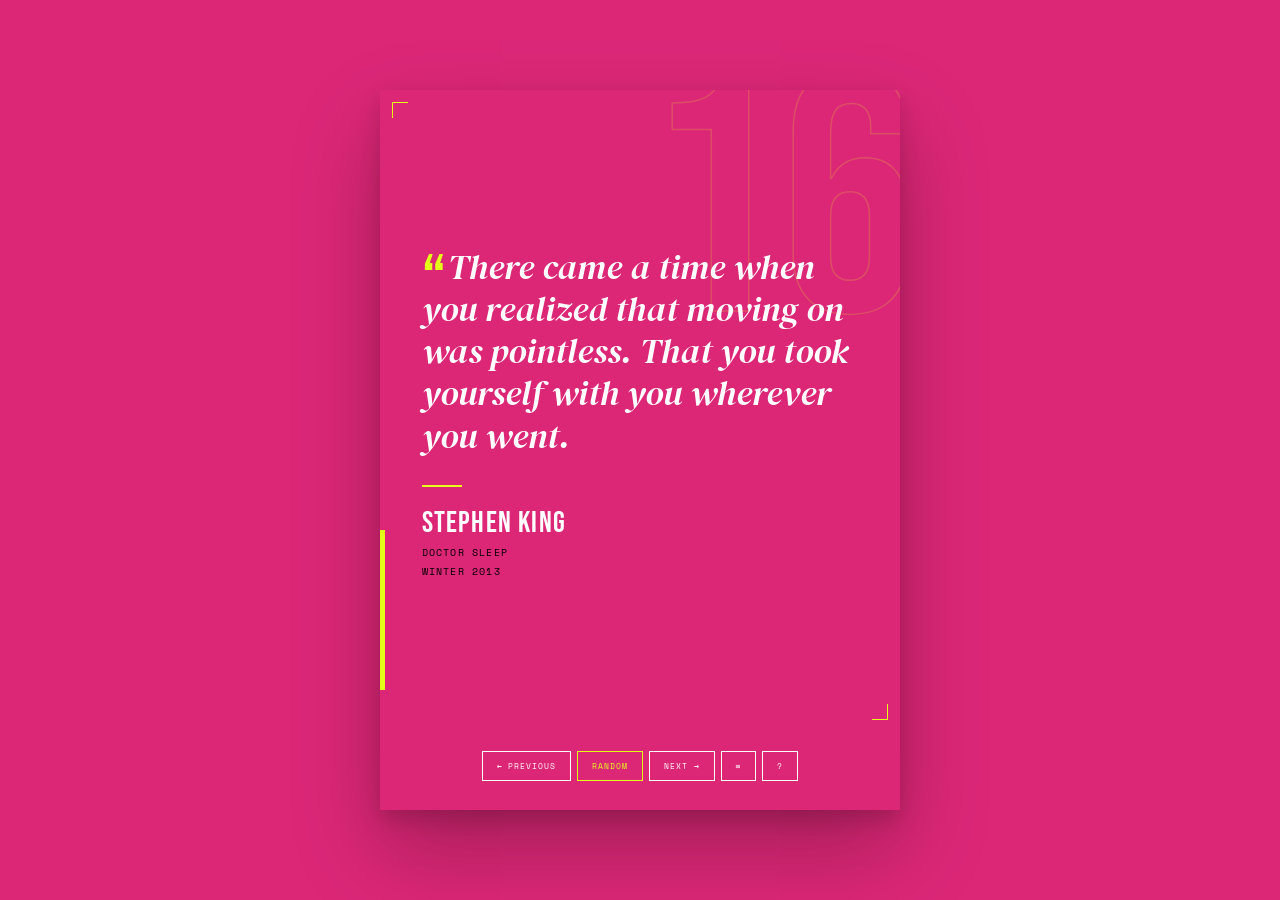
<file: index.html>
<!DOCTYPE html>
<html lang="en">
<head>
  <meta charset="UTF-8">
  <meta name="viewport" content="width=device-width, initial-scale=1.0">
  <title>Quotes I've collected</title>
  <link rel="preconnect" href="https://fonts.googleapis.com">
  <link href="https://fonts.googleapis.com/css2?family=Bebas+Neue&family=DM+Serif+Display:ital@0;1&family=Space+Mono:wght@400;700&display=swap" rel="stylesheet">
  <link rel="stylesheet" href="quotes.css">
</head>
<body>

<div class="poster" id="poster">
  <div class="ghost-number" id="ghostNum">1</div>
  <div class="stripe"></div>
  <div class="corner tl"></div>
  <div class="corner br"></div>

  <div class="content">
    <div class="quote-text" id="quoteText">
      <span class="open-mark">“</span><span id="quoteBody"></span>
    </div>
    <div class="divider"></div>
    <div class="attribution">
      <div class="author" id="authorName"></div>
      <div class="source" id="sourceName"></div>
      <div class="date" id="quoteDate"></div>
    </div>
  </div>

  <div class="footer">
    <div class="controls">
      <button class="btn" onclick="navigate(-1)">← Previous</button>
      <button class="btn accent" onclick="navigateRandom()">Random</button>
      <button class="btn" onclick="navigate(1)">Next →</button>
      <a class="btn timeline-btn" href="timeline.html" title="Timeline">≡</a>
      <button class="btn info-btn" onclick="openAbout()" title="About">?</button>
    </div>
  </div>

  <!-- About overlay -->
  <div class="about-overlay" id="aboutOverlay" aria-hidden="true">
    <button class="about-close" onclick="closeAbout()" aria-label="Close">×</button>
    <div class="about-content">
      <h2 class="about-title">Some context<br>on this</h2>
      <p>I've been saving quotes to a notes app for over a decade. Mostly from books, sometimes from a song or a friend. 
        It seemed time to give them a pretty home.</p>
      <p>Use the arrow keys to navigate, or swipe if you're on your phone, which you probably are. 
        The quote number lives in the URL so you can share individual ones if you'd like.
      </p>
      <div class="about-divider"></div>
      <p>Made by <a href="https://meowni.ca">Monica Dinculescu</a>, a big reader with some friends.</p>
    </div>
  </div>
</div>

<script src="quotes.js"></script>
</body>
</html>
</file>
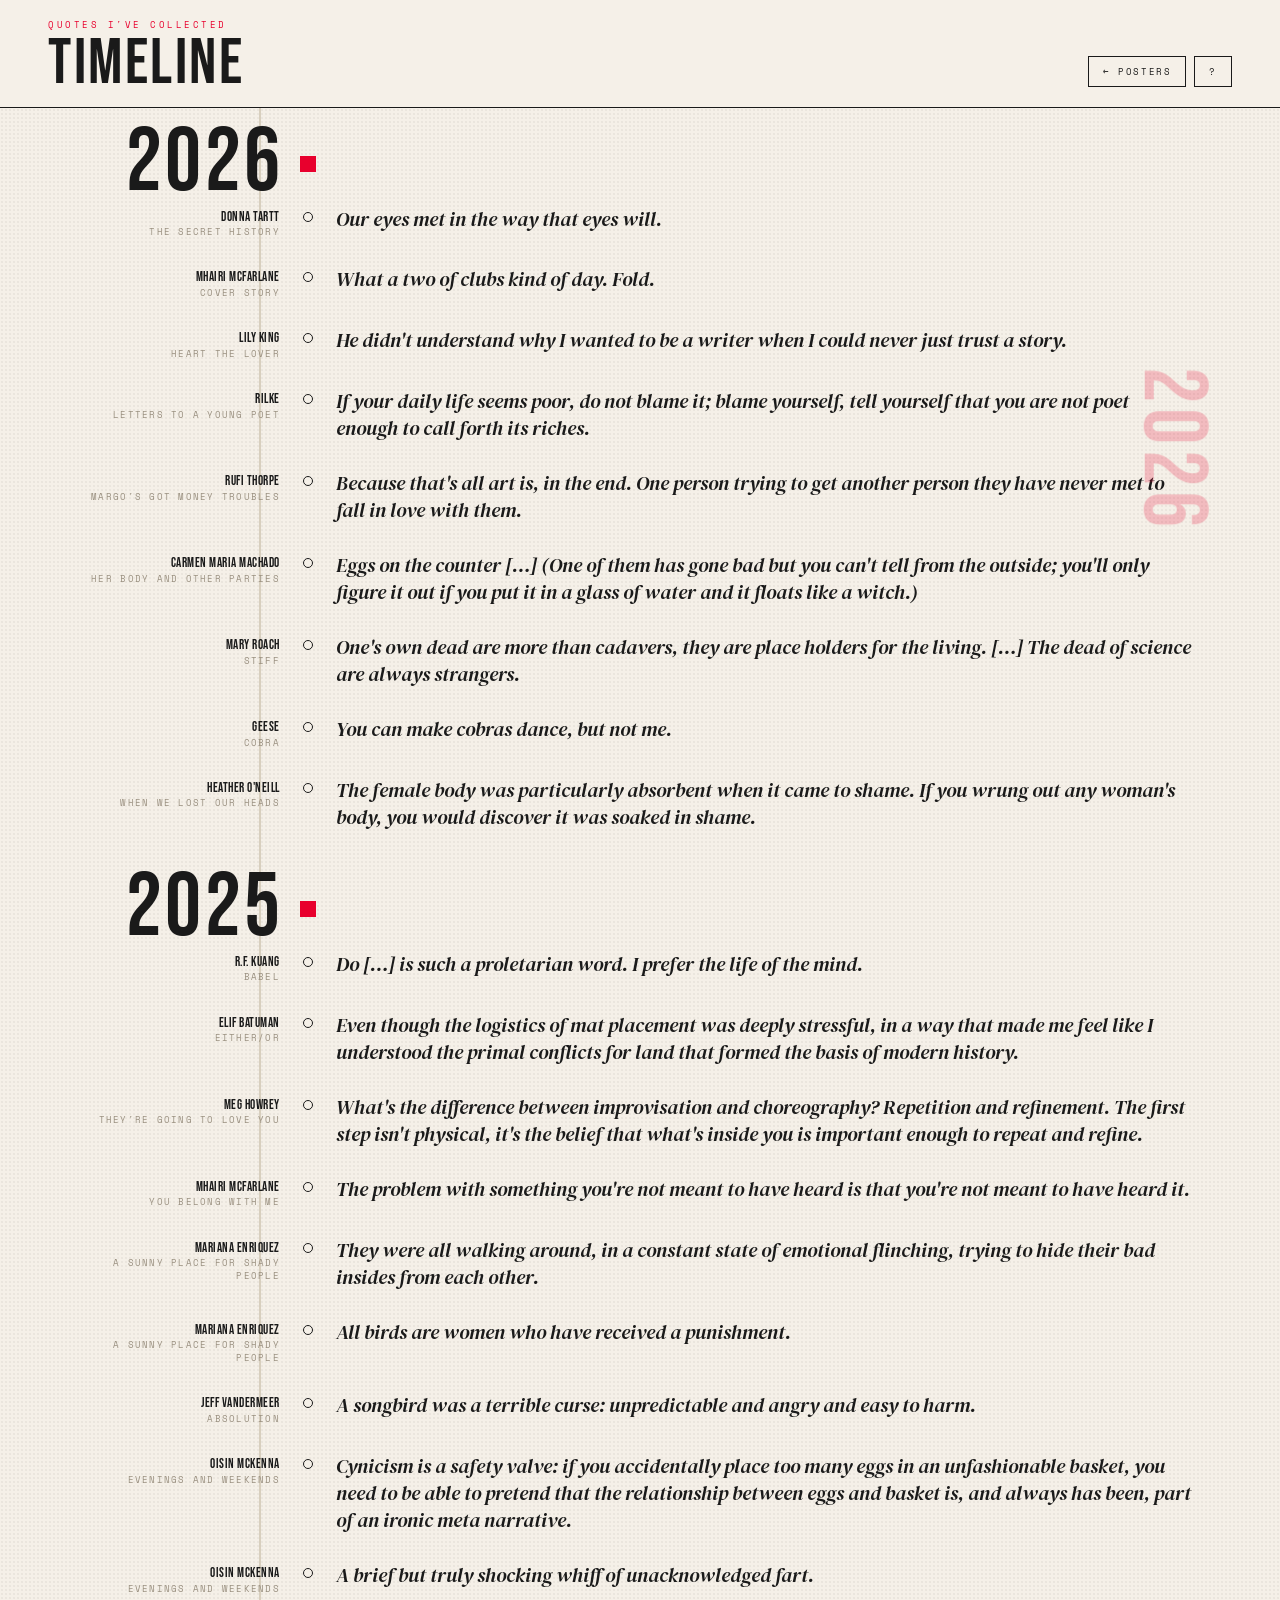
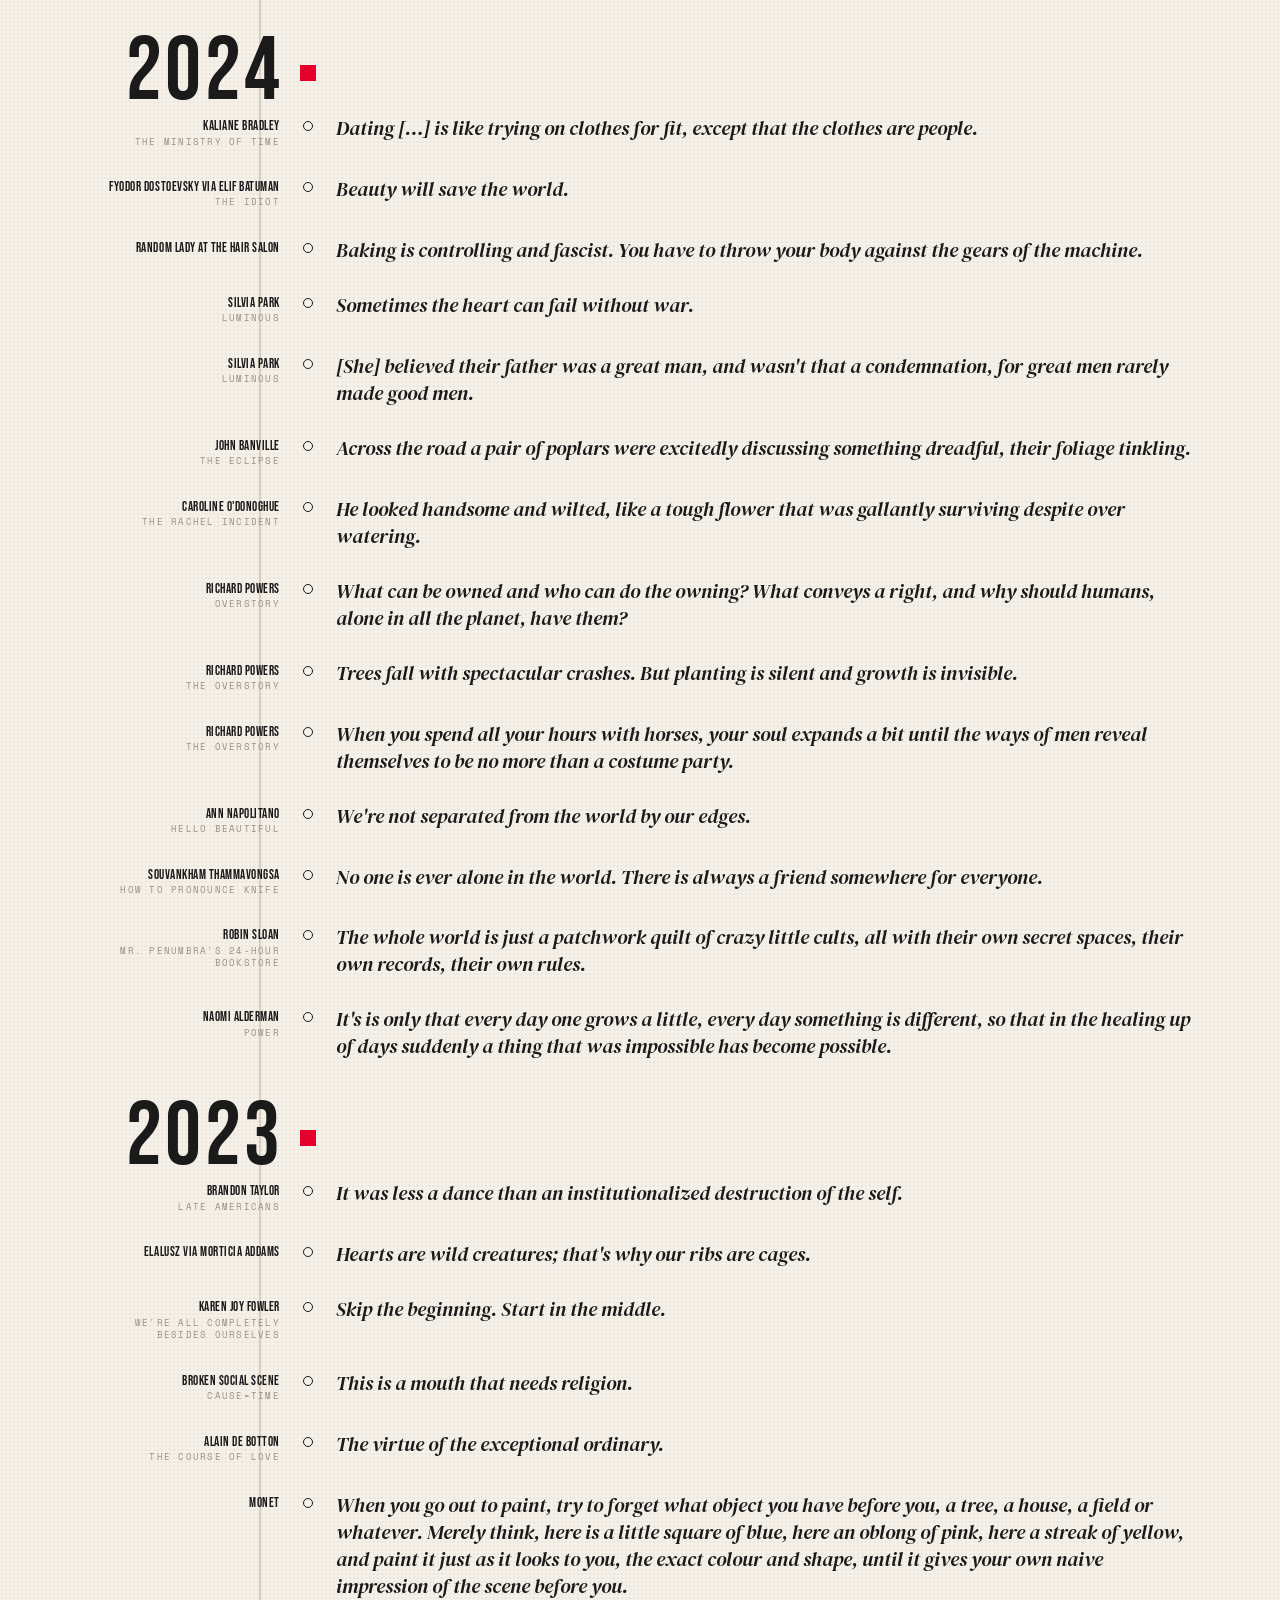
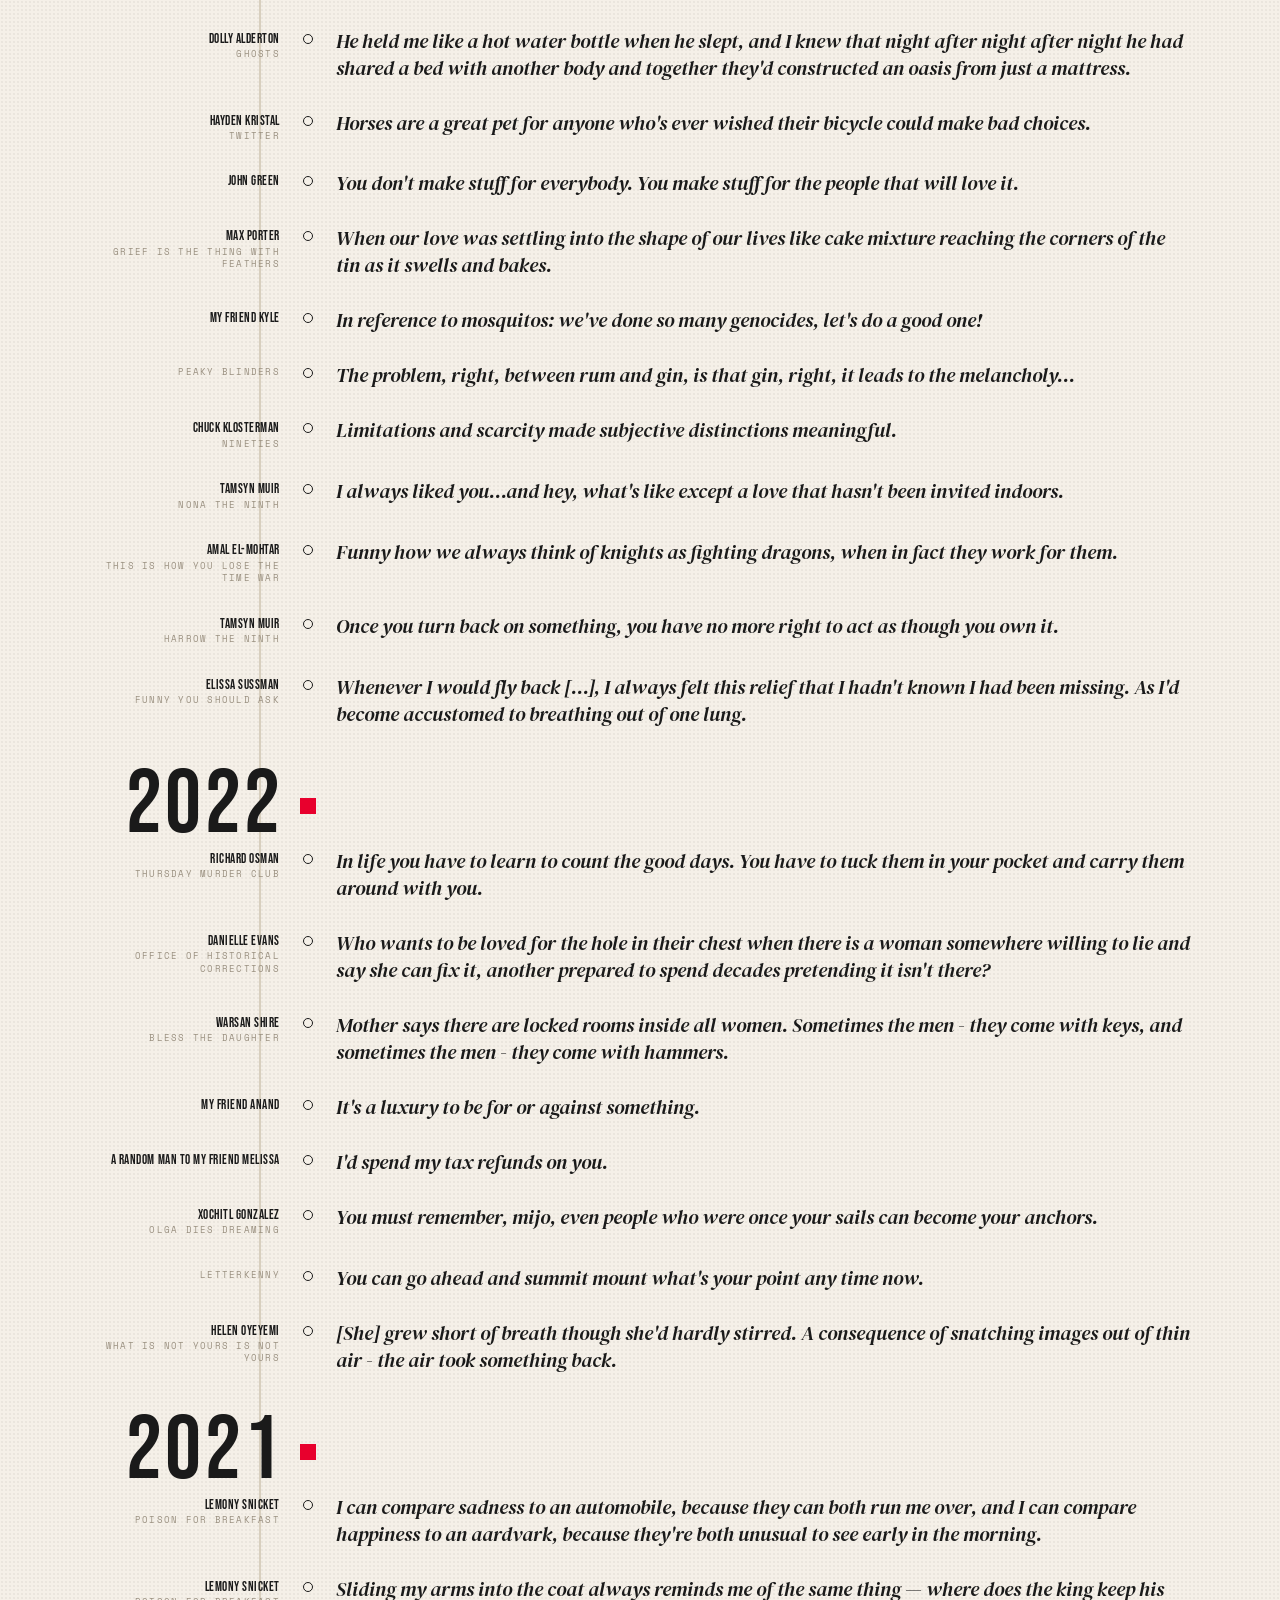
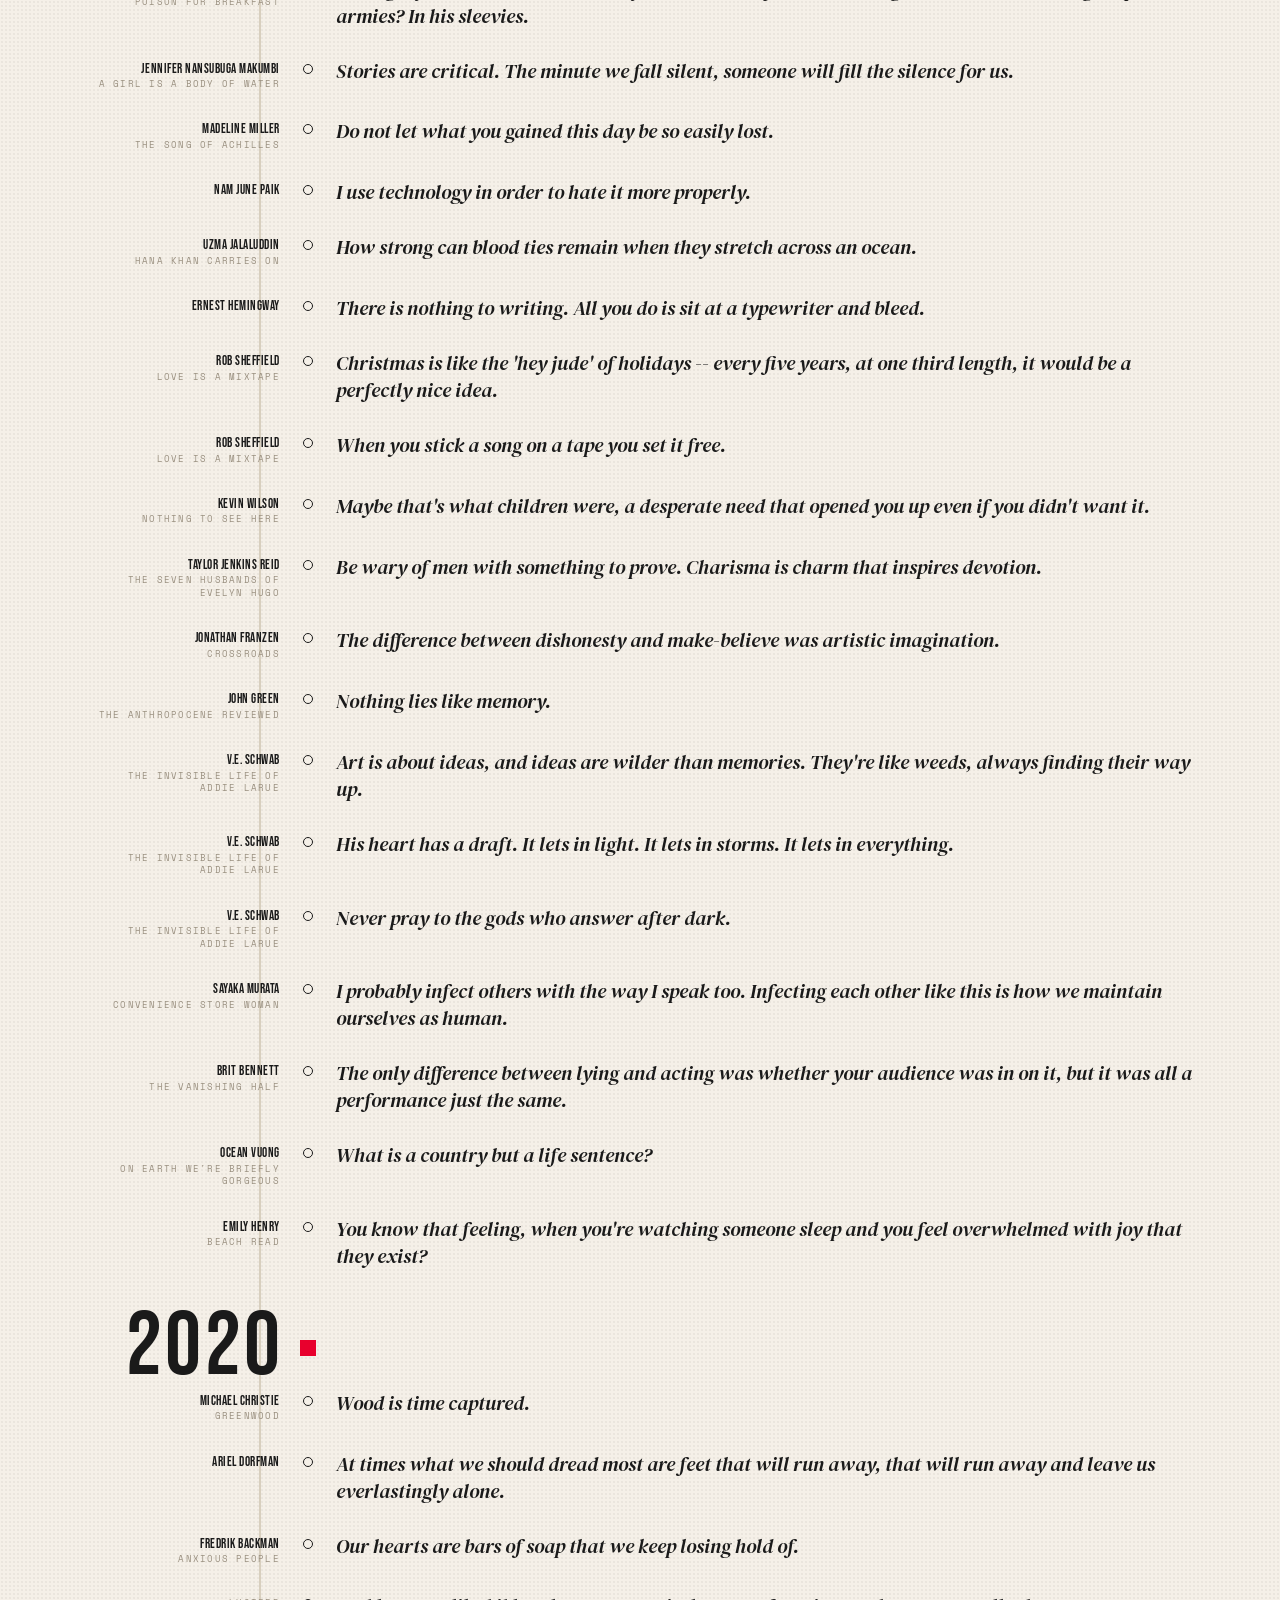
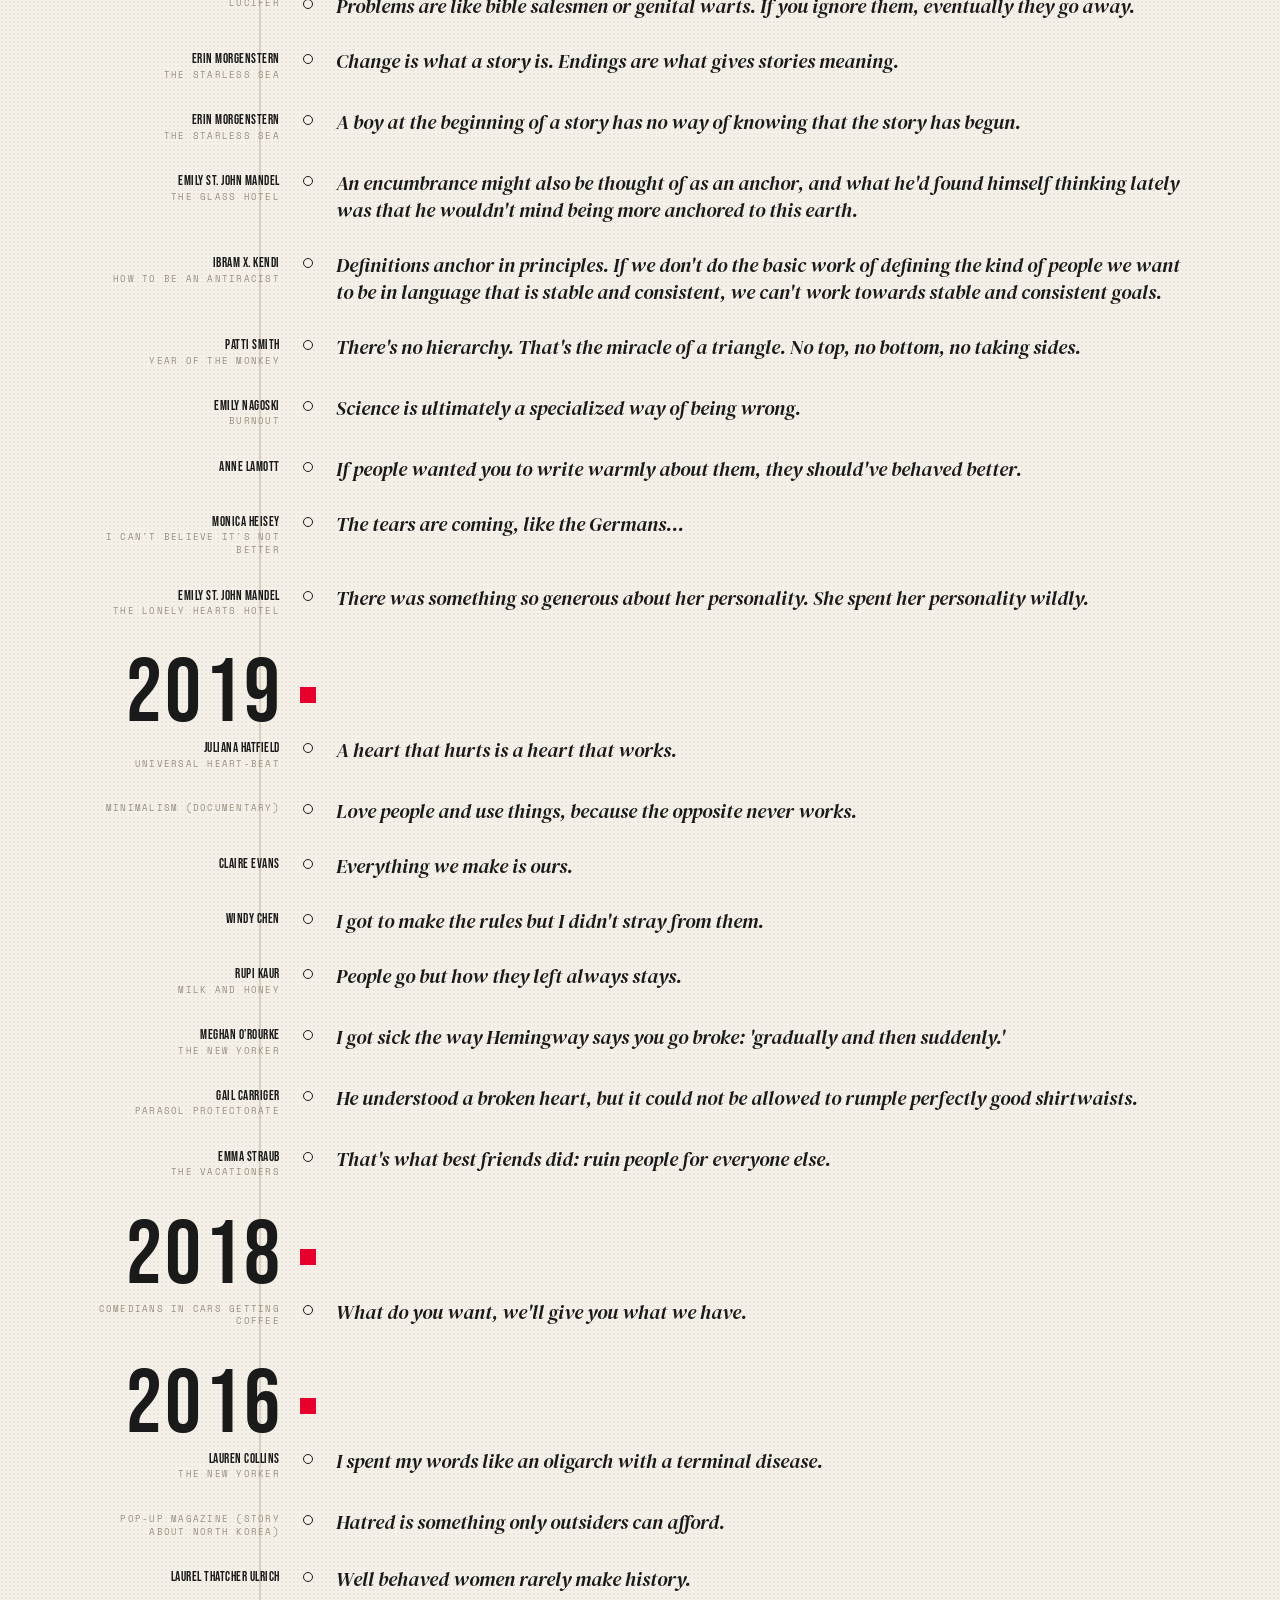
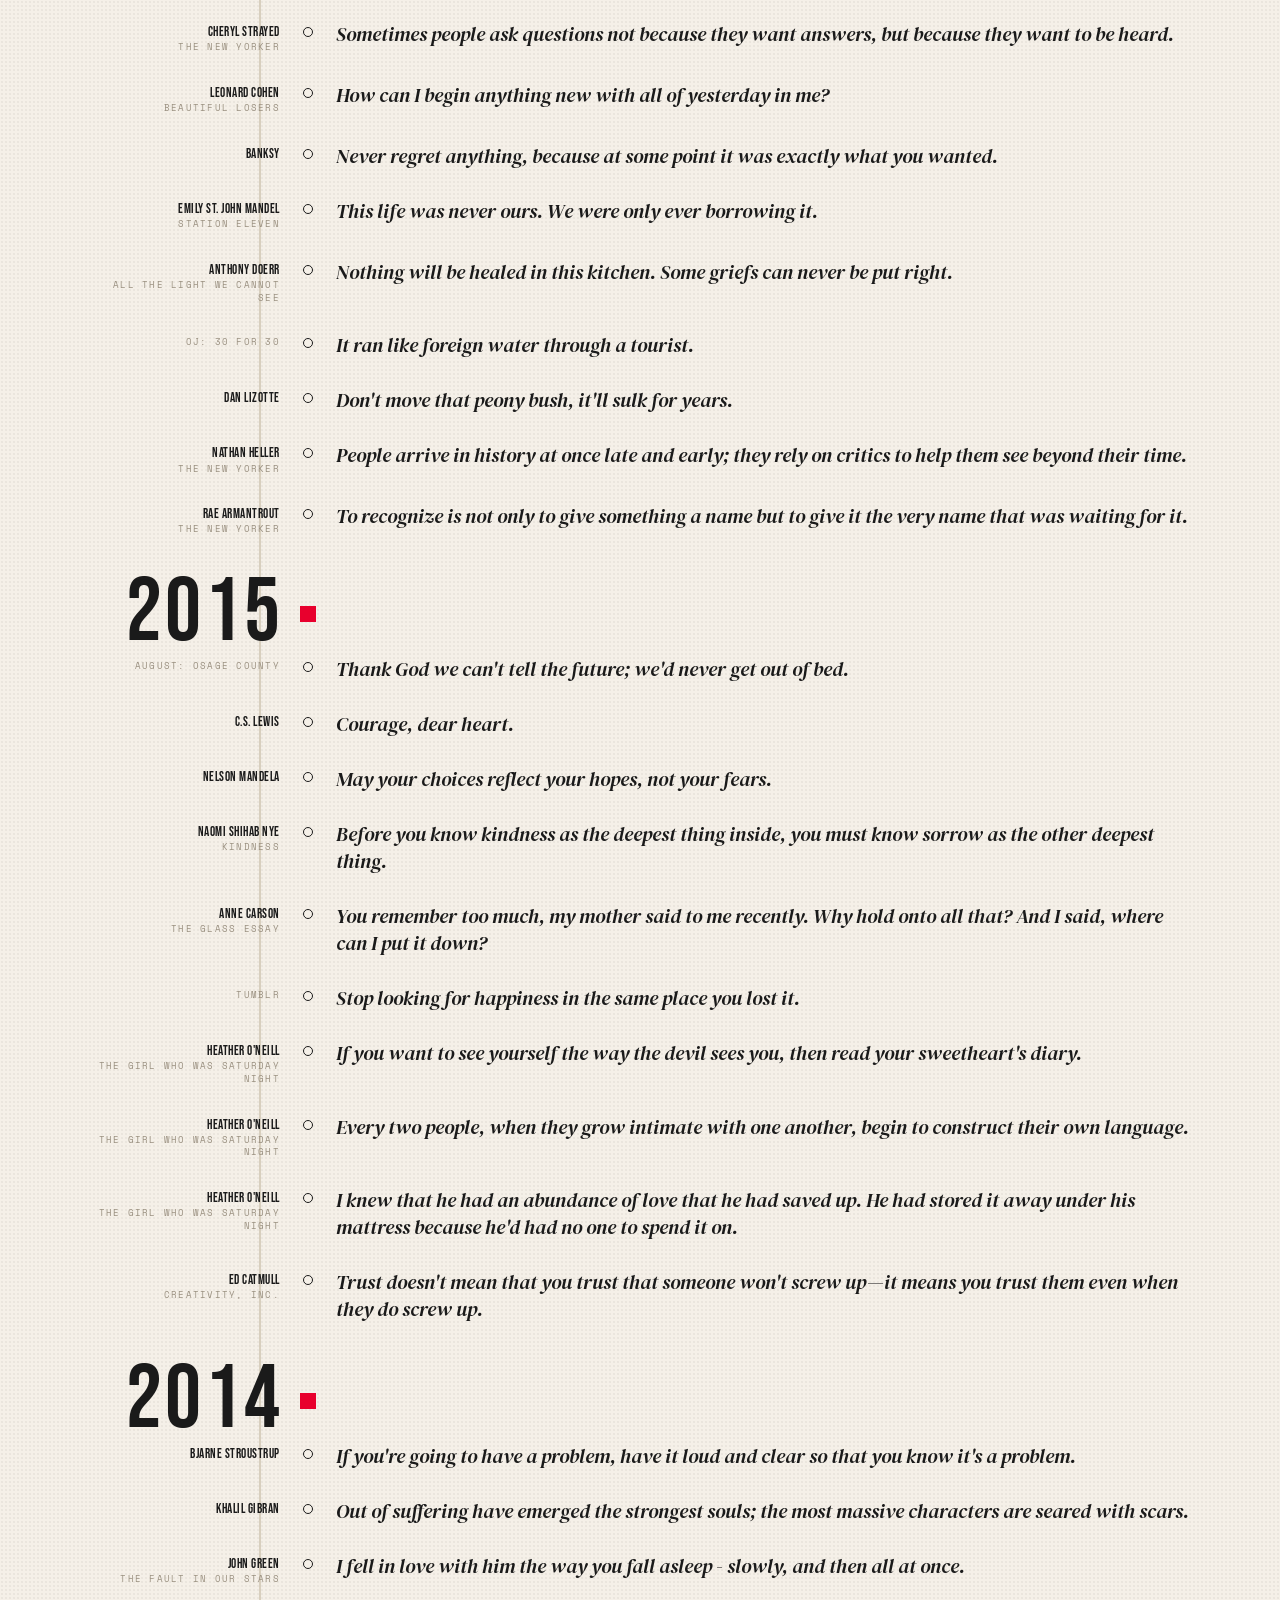
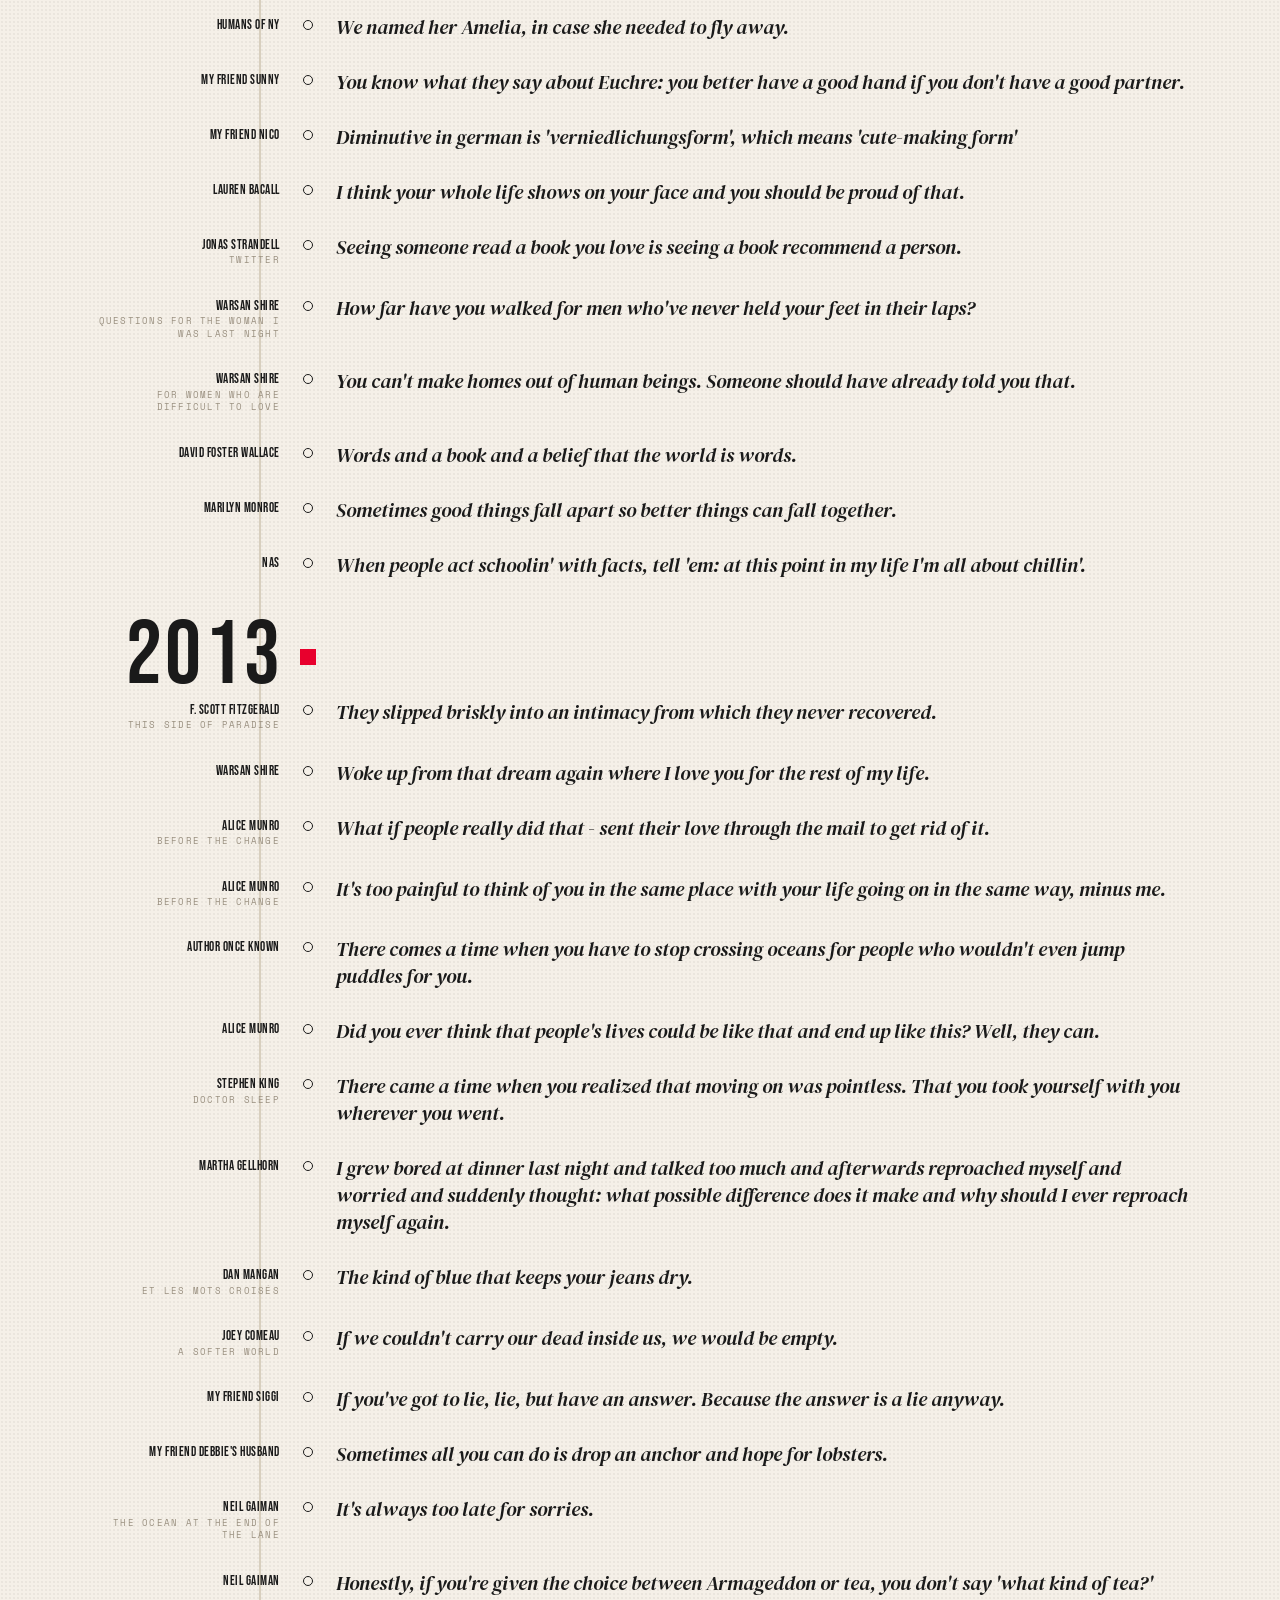
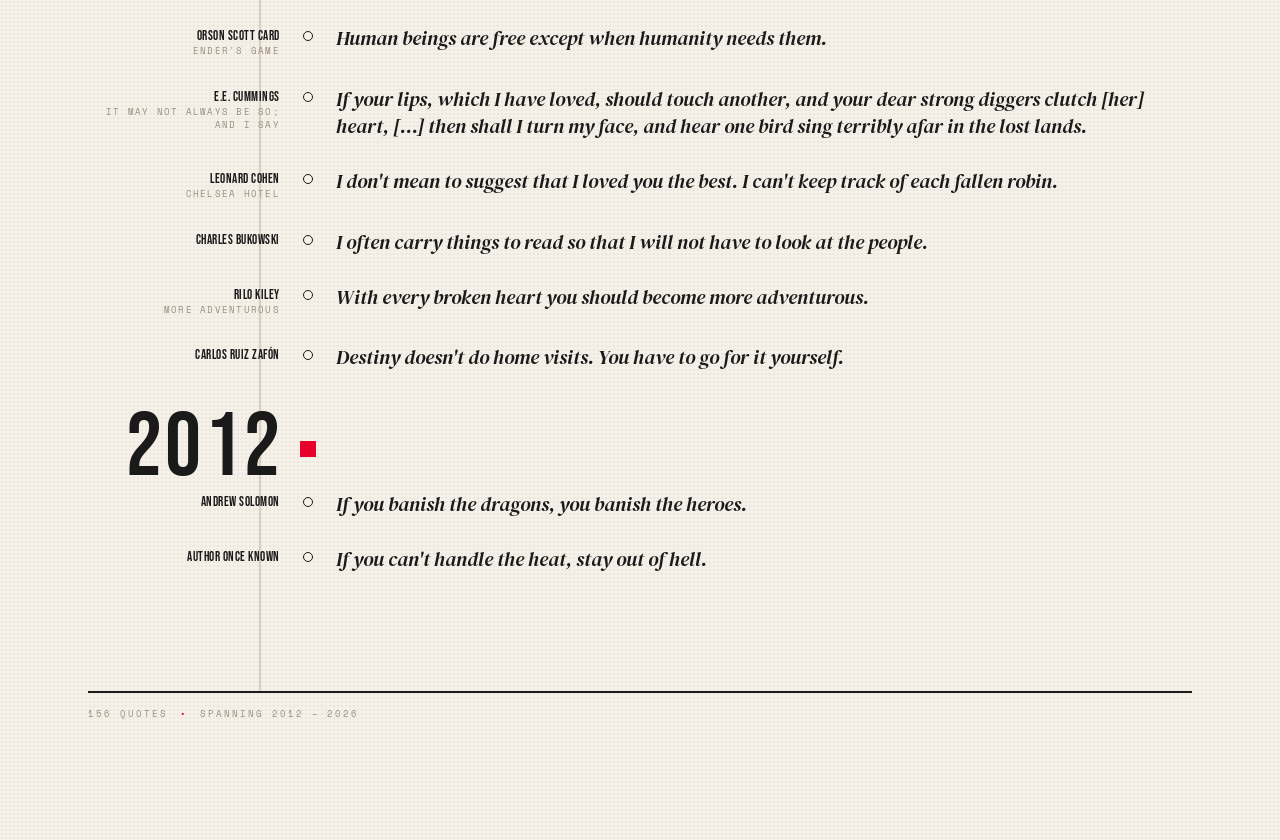
<file: timeline.html>
<!DOCTYPE html>
<html lang="en">
<head>
  <meta charset="UTF-8">
  <meta name="viewport" content="width=device-width, initial-scale=1.0">
  <title>Quotes — Timeline</title>
  <link rel="preconnect" href="https://fonts.googleapis.com">
  <link href="https://fonts.googleapis.com/css2?family=Bebas+Neue&family=DM+Serif+Display:ital@0;1&family=Space+Mono:wght@400;700&display=swap" rel="stylesheet">
  <link rel="stylesheet" href="timeline.css">
</head>
<body>

<header class="page-header">
  <div class="masthead">
    <div class="masthead-eyebrow">Quotes I've collected</div>
    <h1 class="masthead-title">Timeline</h1>
  </div>
  <nav class="page-nav">
    <a class="nav-link" href="index.html">← Posters</a>
    <button class="nav-link" onclick="openAbout()" title="About">?</button>
  </nav>
</header>

<aside class="year-pin" id="yearPin" aria-hidden="true"></aside>

<main class="timeline" id="timeline">
  <!-- Years and entries injected by JS -->
  <div class="loading">Loading the archive…</div>
</main>

<footer class="page-footer">
  <div class="footer-rule"></div>
  <div class="footer-meta">
    <span id="countLabel">— quotes</span>
    <span class="footer-dot">•</span>
    <span id="rangeLabel">spanning —</span>
  </div>
</footer>

<!-- About overlay -->
<div class="about-overlay" id="aboutOverlay" aria-hidden="true">
  <button class="about-close" onclick="closeAbout()" aria-label="Close">×</button>
  <div class="about-content">
    <div class="about-eyebrow">Some context</div>
    <h2 class="about-title">The <br>timeline</h2>
    <p>Every quote I've saved, in the order I saved it. Tap any entry to open the poster.</p>
    <p>Some years are loud, some are quiet — that's just how reading goes. The dates get blurrier the further back you go; I only started using Goodreads around 2019, so anything before that is dated by vibes. The quotes themselves still live in one date-less, biblical-length note.
    </p>
    <div class="about-divider"></div>
    <p class="about-meta">Made by <a href="https://meowni.ca">Monica Dinculescu</a>.</p>
  </div>
</div>

<script src="timeline.js"></script>
</body>
</html>
</file>
<file: quotes.css>
:root {
  --bg: #F5F0E8;
  --ink: #1A1A1A;
  --accent: #E8002D;
  --muted: #9A9080;
  --serif: 'DM Serif Display', Georgia, serif;
  --mono: 'Space Mono', monospace;
  --display: 'Bebas Neue', sans-serif;
}

*, *::before, *::after { box-sizing: border-box; margin: 0; padding: 0; }

html, body {
  height: 100dvh;
  width: 100%;
  background: #1A1A1A;
  font-family: var(--mono);
  overflow: hidden;
}

body {
  display: flex;
  align-items: center;
  justify-content: center;
}

/* ── POSTER SHELL ── */
.poster {
  position: relative;
  width: min(520px, 92vw);
  height: min(720px, 92dvh);
  background: var(--bg);
  overflow: hidden;
  display: flex;
  flex-direction: column;
  transition: background 0.4s ease;
  box-shadow: 0 40px 80px rgba(0,0,0,.25), 0 10px 20px rgba(0,0,0,.15);
}

/* ── GHOST NUMBER ── */
.ghost-number {
  position: absolute;
  top: -0.15em;
  right: -0.05em;
  font-family: var(--display);
  font-size: clamp(180px, 40vw, 340px);
  line-height: 1;
  color: transparent;
  -webkit-text-stroke: 1.5px var(--accent);
  opacity: 0.18;
  user-select: none;
  pointer-events: none;
  transition: opacity 0.4s;
  z-index: 0;
}

/* ── RED STRIPE ── */
.stripe {
  position: absolute;
  bottom: 120px;
  left: 0;
  width: 5px;
  height: 160px;
  background: var(--accent);
  transition: height 0.4s;
}

/* ── CONTENT AREA ── */
.content {
  flex: 1;
  display: flex;
  flex-direction: column;
  justify-content: center;
  padding: clamp(28px, 7%, 52px) clamp(28px, 8%, 56px) 24px;
  position: relative;
  z-index: 1;
}

/* ── LABEL ── */
.label {
  font-family: var(--mono);
  font-size: 9px;
  letter-spacing: 0.25em;
  text-transform: uppercase;
  color: var(--accent);
  margin-bottom: 20px;
}

/* ── QUOTE TEXT ── */
.quote-text {
  font-family: var(--serif);
  font-size: 2.2rem;
  line-height: 1.2;
  color: var(--ink);
  font-style: italic;
  transition: opacity 0.4s;
}

.quote-text .open-mark {
  font-size: 2em;
  line-height: 0;
  vertical-align: -0.35em;
  margin-right: 0.04em;
  font-family: var(--display);
  color: var(--accent);
  font-style: normal;
  display: inline-block;
}

/* ── DIVIDER ── */
.divider {
  width: 40px;
  height: 2px;
  background: var(--accent);
  margin: 28px 0 18px;
}

/* ── ATTRIBUTION ── */
.attribution {
  display: flex;
  flex-direction: column;
  gap: 4px;
}

.attribution .author {
  font-family: var(--display);
  font-size: clamp(18px, 4vw, 30px);
  letter-spacing: 0.04em;
  color: var(--ink);
}

.attribution .source {
  font-family: var(--mono);
  font-size: 10px;
  letter-spacing: 0.12em;
  color: var(--muted);
  text-transform: uppercase;
}

.attribution .date {
  font-family: var(--mono);
  font-size: 10px;
  letter-spacing: 0.12em;
  color: var(--muted);
  text-transform: uppercase;
}

/* ── FOOTER ── */
.footer {
  position: relative;
  z-index: 2;
  height: 88px;
  display: flex;
  align-items: center;
  justify-content: center;
  padding: 0 clamp(20px, 6%, 48px);
  background: var(--bg);
}

.footer-info {
  font-size: 8px;
  letter-spacing: 0.18em;
  text-transform: uppercase;
  color: var(--muted);
  line-height: 1.7;
}

.controls {
  display: flex;
  gap: 6px;
}

.btn {
  appearance: none;
  border: 1.5px solid var(--ink);
  background: transparent;
  color: var(--ink);
  font-family: var(--mono);
  font-size: 8px;
  letter-spacing: 0.12em;
  text-transform: uppercase;
  padding: 8px 14px;
  cursor: pointer;
  text-decoration: none;
  display: inline-flex;
  align-items: center;
  justify-content: center;
  transition: background 0.15s, color 0.15s, border-color 0.15s, transform 0.15s;
}

.btn:hover {
  background: var(--ink);
  color: var(--bg);
}

.btn:active { transform: scale(0.96); }

.btn.accent {
  border-color: var(--accent);
  color: var(--accent);
}
.btn.accent:hover {
  background: var(--accent);
  color: var(--bg);
}

/* ── TRANSITION FLASH ── */
/* .poster.flash .quote-text {
  opacity: 0;
} */

/* ── CORNER MARKS ── */
.corner {
  position: absolute;
  width: 16px;
  height: 16px;
  z-index: 0;
  pointer-events: none;
}
.corner.tl { top: 12px; left: 12px; border-top: 1.5px solid var(--accent); border-left: 1.5px solid var(--accent); }
.corner.br { bottom: 90px; right: 12px; border-bottom: 1.5px solid var(--accent); border-right: 1.5px solid var(--accent); }

/* ── INDEX BADGE ── */
.index-badge {
  position: absolute;
  top: 16px;
  left: 16px;
  font-family: var(--display);
  font-size: 11px;
  letter-spacing: 0.3em;
  color: var(--muted);
  z-index: 2;
}


@media (max-width: 500px) {
  .quote-text {
    font-size: 1.8rem;
  }
  /* full width on mobile */
  .poster {
    width: 100vw;
    height: 100dvh;
    box-shadow: none;
  }
  .stripe {
    left: 16px;
  }
  .corner.tl {
    top: 16px;
    left: 16px;
  }
  .corner.br {
    right: 16px;
  }
}

@media (max-height: 600px) {
  html, body { overflow: auto; }
  .poster { height: auto; min-height: 600px; }
}

/* ── ABOUT OVERLAY ── */
.about-overlay {
  position: absolute;
  inset: 0;
  background: var(--ink);
  color: var(--bg);
  z-index: 10;
  display: flex;
  align-items: center;
  justify-content: center;
  padding: clamp(28px, 8%, 56px);
  opacity: 0;
  pointer-events: none;
  transition: opacity 0.4s ease;
}

.about-overlay.open {
  opacity: 1;
  pointer-events: all;
}

.about-close {
  position: absolute;
  top: 14px;
  right: 14px;
  appearance: none;
  background: transparent;
  border: none;
  color: var(--bg);
  font-family: var(--mono);
  font-size: 48px;
  line-height: 1;
  width: 32px;
  height: 32px;
  display: flex;
  align-items: center;
  justify-content: center;
  cursor: pointer;
  transition: background 0.15s;
}
.about-close:hover {
  border-color: var(--accent);
  background: var(--accent);
}

.about-content {
  display: flex;
  flex-direction: column;
  gap: 16px;
  max-width: 360px;
}

.about-label {
  font-family: var(--mono);
  font-size: 9px;
  letter-spacing: 0.25em;
  text-transform: uppercase;
  color: var(--accent);
}

.about-title {
  font-family: var(--display);
  font-size: clamp(36px, 9vw, 64px);
  line-height: 0.95;
  letter-spacing: 0.02em;
  color: var(--bg);
}

.about-content p,
.about-content a:link, .about-content a:visited {
  font-family: var(--mono);
  font-size: 12px;
  line-height: 1.8;
  letter-spacing: 0.04em;
  color: var(--bg);
}

.about-content kbd {
  display: inline-block;
  background: rgba(255,255,255,0.1);
  border: 1px solid rgba(255,255,255,0.2);
  padding: 1px 5px;
  font-family: var(--mono);
  font-size: 9px;
  border-radius: 2px;
}

.about-divider {
  width: 32px;
  height: 1.5px;
  background: var(--accent);
}

.about-meta {
  font-size: 9px !important;
  color: rgba(240,235,224,0.35) !important;
  line-height: 1.7 !important;
}
</file>
<file: timeline.css>
:root {
  --bg: #F5F0E8;
  --ink: #1A1A1A;
  --accent: #E8002D;
  --muted: #9A9080;
  --rule: #D8CFBE;
  --serif: 'DM Serif Display', Georgia, serif;
  --mono: 'Space Mono', monospace;
  --display: 'Bebas Neue', sans-serif;

  /* Spine geometry */
  --spine-x: clamp(110px, 22%, 220px);   /* where the vertical rule sits */
  --tick-r: 5px;
}

*, *::before, *::after { box-sizing: border-box; margin: 0; padding: 0; }

html, body {
  background: var(--bg);
  color: var(--ink);
  font-family: var(--mono);
  -webkit-font-smoothing: antialiased;
  text-rendering: optimizeLegibility;
}

body {
  min-height: 100dvh;
  padding-bottom: 120px;
  background-image:
    radial-gradient(rgba(26,26,26,0.05) 1px, transparent 1px);
  background-size: 4px 4px;
}

a { color: inherit; }

/* ── HEADER ─────────────────────────────────────────────── */
.page-header {
  position: sticky;
  top: 0;
  z-index: 5;
  background: var(--bg);
  border-bottom: 1.5px solid var(--ink);
  display: flex;
  align-items: flex-end;
  justify-content: space-between;
  padding: 18px clamp(20px, 4vw, 48px) 14px;
  gap: 24px;
}

.masthead-eyebrow {
  font-family: var(--mono);
  font-size: 9px;
  letter-spacing: 0.28em;
  text-transform: uppercase;
  color: var(--accent);
  margin-bottom: 4px;
}

.masthead-title {
  font-family: var(--display);
  font-size: clamp(36px, 6vw, 64px);
  line-height: 0.9;
  letter-spacing: 0.04em;
  font-weight: 400;
}

.page-nav {
  display: flex;
  gap: 8px;
  align-items: center;
  padding-bottom: 6px;
}

.nav-link {
  appearance: none;
  background: transparent;
  border: 1.5px solid var(--ink);
  color: var(--ink);
  font-family: var(--mono);
  font-size: 9px;
  letter-spacing: 0.18em;
  text-transform: uppercase;
  padding: 8px 14px;
  text-decoration: none;
  cursor: pointer;
  transition: background 0.15s, color 0.15s;
  display: inline-flex;
  align-items: center;
  justify-content: center;
}
.nav-link:hover {
  background: var(--ink);
  color: var(--bg);
}

/* ── STICKY YEAR PIN ─────────────────────────────────────── */
.year-pin {
  position: fixed;
  top: 50%;
  right: clamp(12px, 2vw, 28px);
  transform: translateY(-50%) rotate(90deg);
  transform-origin: center;
  font-family: var(--display);
  font-size: clamp(48px, 7vw, 96px);
  letter-spacing: 0.06em;
  color: var(--accent);
  opacity: 0.18;
  pointer-events: none;
  user-select: none;
  z-index: 1;
  white-space: nowrap;
  transition: opacity 0.3s ease;
}
.year-pin.visible { opacity: 0.22; }

/* ── TIMELINE ─────────────────────────────────────────────── */
.timeline {
  position: relative;
  max-width: 1200px;
  margin: 0 auto;
  padding: 56px clamp(20px, 4vw, 48px) 40px;
}

.loading {
  font-family: var(--mono);
  font-size: 11px;
  letter-spacing: 0.2em;
  text-transform: uppercase;
  color: var(--muted);
  text-align: center;
  padding: 80px 0;
}

/* The vertical spine */
.timeline::before {
  content: '';
  position: absolute;
  top: 0;
  bottom: 0;
  left: calc(var(--spine-x) - 0.75px);
  width: 1.5px;
  background: var(--rule);
}

/* ── YEAR GROUP ───────────────────────────────────────────── */
.year-group {
  position: relative;
  margin-bottom: 64px;
}

.year-marker {
  position: relative;
  display: flex;
  align-items: center;
  margin-bottom: 28px;
}

.year-marker::before {
  /* fat tick that interrupts the spine */
  content: '';
  position: absolute;
  left: calc(var(--spine-x) - 8px);
  top: 50%;
  transform: translateY(-50%);
  width: 16px;
  height: 16px;
  background: var(--accent);
  z-index: 2;
}

.year-label {
  position: absolute;
  left: 0;
  width: calc(var(--spine-x) - 24px);
  text-align: right;
  font-family: var(--display);
  font-size: clamp(48px, 7vw, 96px);
  line-height: 1;
  letter-spacing: 0.04em;
  color: var(--ink);
  top: 50%;
  transform: translateY(-50%);
}

/* ── ENTRY (whole row is a link) ──────────────────────────── */
.entry {
  position: relative;
  display: grid;
  grid-template-columns: calc(var(--spine-x) - 24px) 1fr;
  column-gap: 52px;  /* spine + dot + breathing room */
  padding: 14px 0;
  text-decoration: none;
  color: inherit;
  transition: background 0.2s ease;
}

.entry:hover {
  background: rgba(232, 0, 45, 0.04);
}

.entry::before {
  /* dot on the spine */
  content: '';
  position: absolute;
  left: calc(var(--spine-x) - var(--tick-r));
  top: 20px;
  width: calc(var(--tick-r) * 2);
  height: calc(var(--tick-r) * 2);
  background: var(--bg);
  border: 1.5px solid var(--ink);
  border-radius: 50%;
  z-index: 2;
  transition: background 0.2s ease, border-color 0.2s ease, transform 0.2s ease;
}

.entry:hover::before {
  background: var(--accent);
  border-color: var(--accent);
  transform: scale(1.3);
}

/* Left column: date stacked on top, then author + source */
.entry-left {
  display: flex;
  flex-direction: column;
  gap: 10px;
  text-align: right;
  padding-top: 4px;  /* nudge to optically align with quote */
  padding-right: 4px;
}

.entry-date {
  display: none;
  font-family: var(--mono);
  font-size: 10px;
  letter-spacing: 0.14em;
  text-transform: uppercase;
  color: var(--muted);
}

.entry-meta {
  display: flex;
  flex-direction: column;
  gap: 2px;
}

.entry-author {
  font-family: var(--display);
  font-size: 13px;
  letter-spacing: 0.04em;
  color: var(--ink);
  line-height: 1.1;
}

.entry-source {
  font-family: var(--mono);
  font-size: 9px;
  letter-spacing: 0.14em;
  text-transform: uppercase;
  color: var(--muted);
  line-height: 1.4;
}

.entry-id {
  display: none;
  font-family: var(--mono);
  font-size: 9px;
  letter-spacing: 0.18em;
  color: var(--accent);
  margin-bottom: 6px;
}

.entry-quote {
  font-family: var(--serif);
  font-style: italic;
  font-size: clamp(16px, 1.6vw, 20px);
  line-height: 1.35;
  color: var(--ink);
}

/* ── FOOTER ───────────────────────────────────────────────── */
.page-footer {
  max-width: 1200px;
  margin: 0 auto;
  padding: 0 clamp(20px, 4vw, 48px);
}

.footer-rule {
  height: 1.5px;
  background: var(--ink);
  margin-bottom: 14px;
}

.footer-meta {
  display: flex;
  align-items: center;
  gap: 12px;
  font-family: var(--mono);
  font-size: 9px;
  letter-spacing: 0.22em;
  text-transform: uppercase;
  color: var(--muted);
}

.footer-dot { color: var(--accent); }

/* ── ABOUT OVERLAY ────────────────────────────────────────── */
.about-overlay {
  position: fixed;
  inset: 0;
  background: var(--ink);
  color: var(--bg);
  z-index: 100;
  display: flex;
  align-items: center;
  justify-content: center;
  padding: clamp(28px, 8%, 56px);
  opacity: 0;
  pointer-events: none;
  transition: opacity 0.3s ease;
}

.about-overlay.open {
  opacity: 1;
  pointer-events: all;
}

.about-close {
  position: absolute;
  top: 14px;
  right: 14px;
  appearance: none;
  background: transparent;
  border: none;
  color: var(--bg);
  font-family: var(--mono);
  font-size: 36px;
  line-height: 1;
  width: 40px;
  height: 40px;
  cursor: pointer;
  transition: color 0.15s;
}
.about-close:hover { color: var(--accent); }

.about-content {
  max-width: 420px;
  display: flex;
  flex-direction: column;
  gap: 14px;
}

.about-eyebrow {
  font-family: var(--mono);
  font-size: 9px;
  letter-spacing: 0.28em;
  text-transform: uppercase;
  color: var(--accent);
}

.about-title {
  font-family: var(--display);
  font-size: clamp(36px, 9vw, 64px);
  line-height: 0.95;
  letter-spacing: 0.02em;
  color: var(--bg);
  font-weight: 400;
  margin-bottom: 6px;
}

.about-content p {
  font-family: var(--mono);
  font-size: 12px;
  line-height: 1.8;
  letter-spacing: 0.04em;
}

.about-content a { color: var(--accent); text-decoration: none; }
.about-content a:hover { text-decoration: underline; }

.about-divider {
  width: 32px;
  height: 1.5px;
  background: var(--accent);
  margin: 6px 0;
}

.about-meta { font-size: 10px !important; opacity: 0.6; }

/* ── MOBILE ───────────────────────────────────────────────── */
@media (max-width: 640px) {
  :root {
    /* Wider gutter on mobile to fit author names right-aligned along the spine. */
    --spine-x: 33vw;
  }

  .page-header {
    padding: 14px 16px 12px;
  }

  .masthead-title { font-size: 36px; }
  .masthead-eyebrow { font-size: 8px; letter-spacing: 0.22em; }

  .nav-link {
    font-size: 8px;
    letter-spacing: 0.14em;
    padding: 7px 10px;
  }

  .timeline { padding: 28px 14px 24px; padding-top: 56px; }

  .year-group { margin-bottom: 40px; }

  /* Year label sits inside the gutter, right-aligned, just like desktop. */
  .year-label {
    font-size: 56px;
  }

  .year-marker {
    margin-bottom: 18px;
  }

  .year-marker::before {
    width: 12px;
    height: 12px;
    left: calc(var(--spine-x) - 6px);
  }

  /* Keep the 2-column grid: gutter | quote column.
     Tighter column-gap so the quote isn't pinched on small screens. */
  .entry {
    grid-template-columns: calc(var(--spine-x) - 18px) 1fr;
    column-gap: 30px;
  }

  /* .entry-left {
    gap: 6px;
    padding-top: 2px;
  } */

  .entry-date {
    font-size: 8px;
    letter-spacing: 0.1em;
  }

  /* Smaller display font so long author names still fit the narrow gutter
     gracefully; long names wrap (still right-aligned) rather than overflow. */
  .entry-author {
    font-size: 13px;
    letter-spacing: 0.03em;
    word-break: break-word;
  }
  .entry-source {
    font-size: 8px;
    letter-spacing: 0.1em;
  }

  .entry-id {
    font-size: 8px;
    letter-spacing: 0.16em;
  }

  .entry-quote {
    font-size: 15px;
    line-height: 1.4;
  }

  .year-pin { display: none; }
}

/* ── REDUCED MOTION ───────────────────────────────────────── */
@media (prefers-reduced-motion: reduce) {
  *, *::before, *::after {
    transition: none !important;
    animation: none !important;
  }
}
</file>
